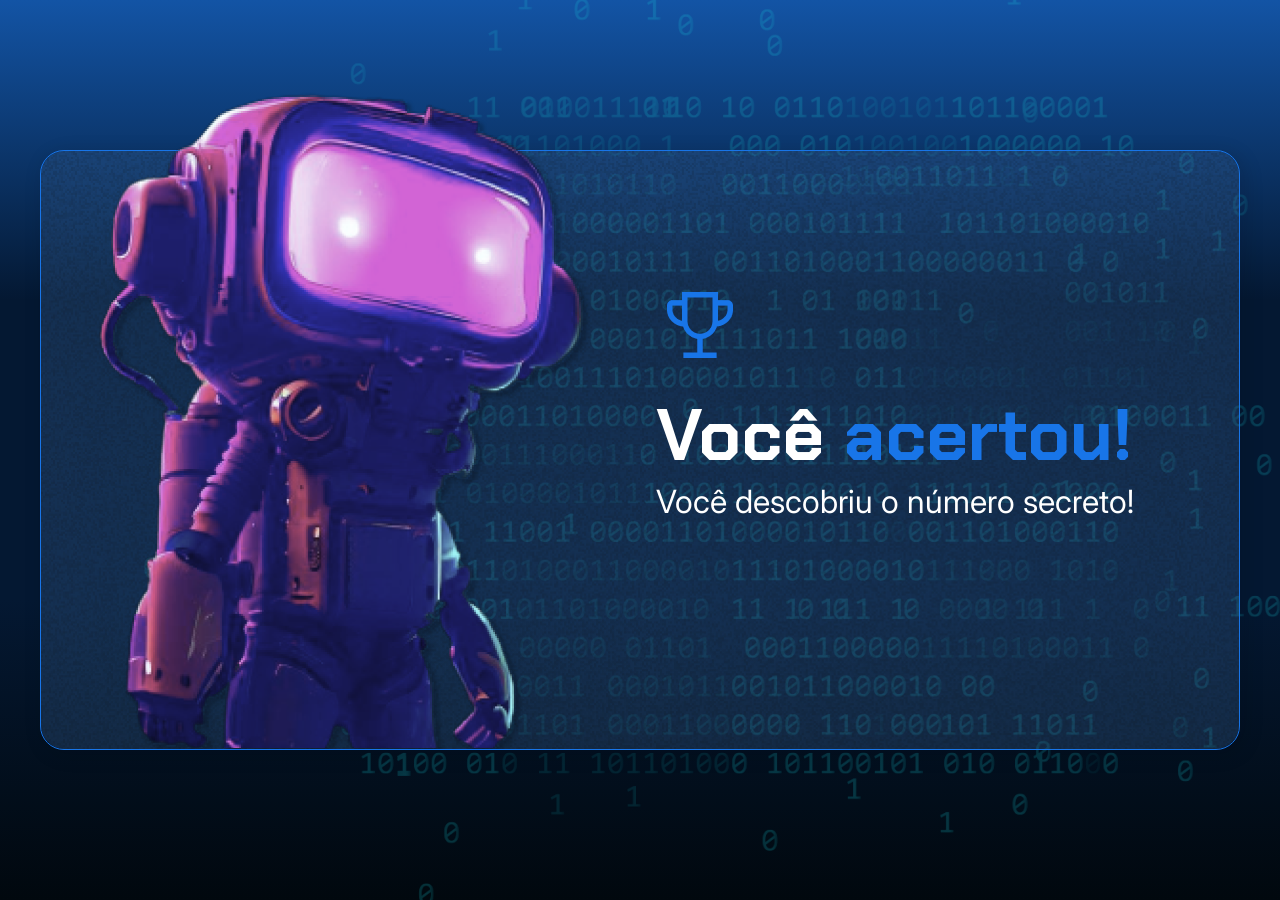
<file: primeiro e segundo curso/atividade pratica 1/index.html>
<!DOCTYPE html>
<html lang="en">

<head>
    <meta charset="UTF-8">
    <meta name="viewport" content="width=device-width, initial-scale=1.0">
    <link rel="preconnect" href="https://fonts.googleapis.com">
    <link rel="preconnect" href="https://fonts.gstatic.com" crossorigin>
    <link href="https://fonts.googleapis.com/css2?family=Chakra+Petch:wght@700&family=Inter:wght@400;700&display=swap"
        rel="stylesheet">
    <link rel="stylesheet" href="style.css">
    <title>JS Game</title>
</head>

<body>
    <div class="container">
        <div class="container__conteudo">
            <img src="./img/robot.png" alt="robô mergulhador" class="container__imagem-robo" />
            <div class="container__informacoes">
                <img src="./img/trophy.png" alt="ícone de um troféu" />
                 <div class="container__texto">
                    <h1>Você <span class="container__texto-azul">acertou!</span></h1>
                    <h2>Você descobriu o número secreto!</h2>
                </div>
            </div>
        </div>
    </div>
    <script src="app.js" defer></script>
</body>

</html>
</file>
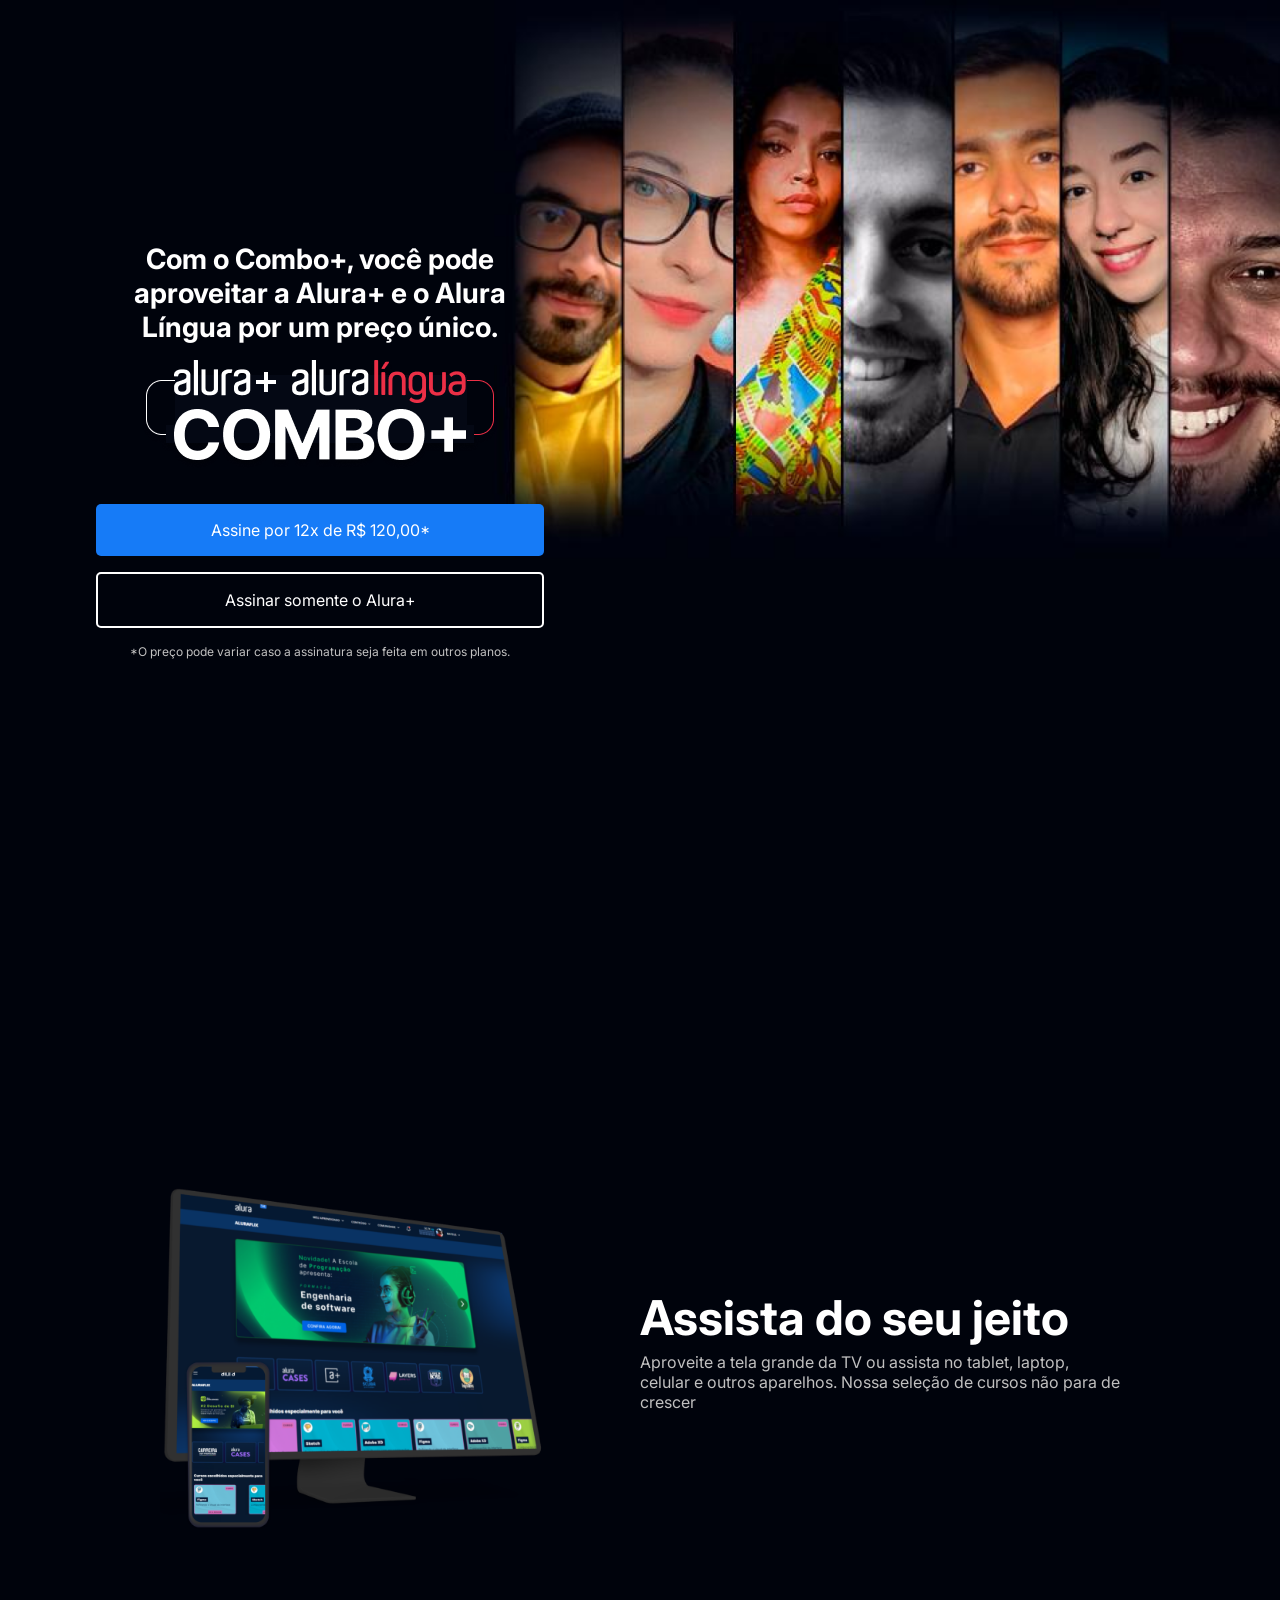
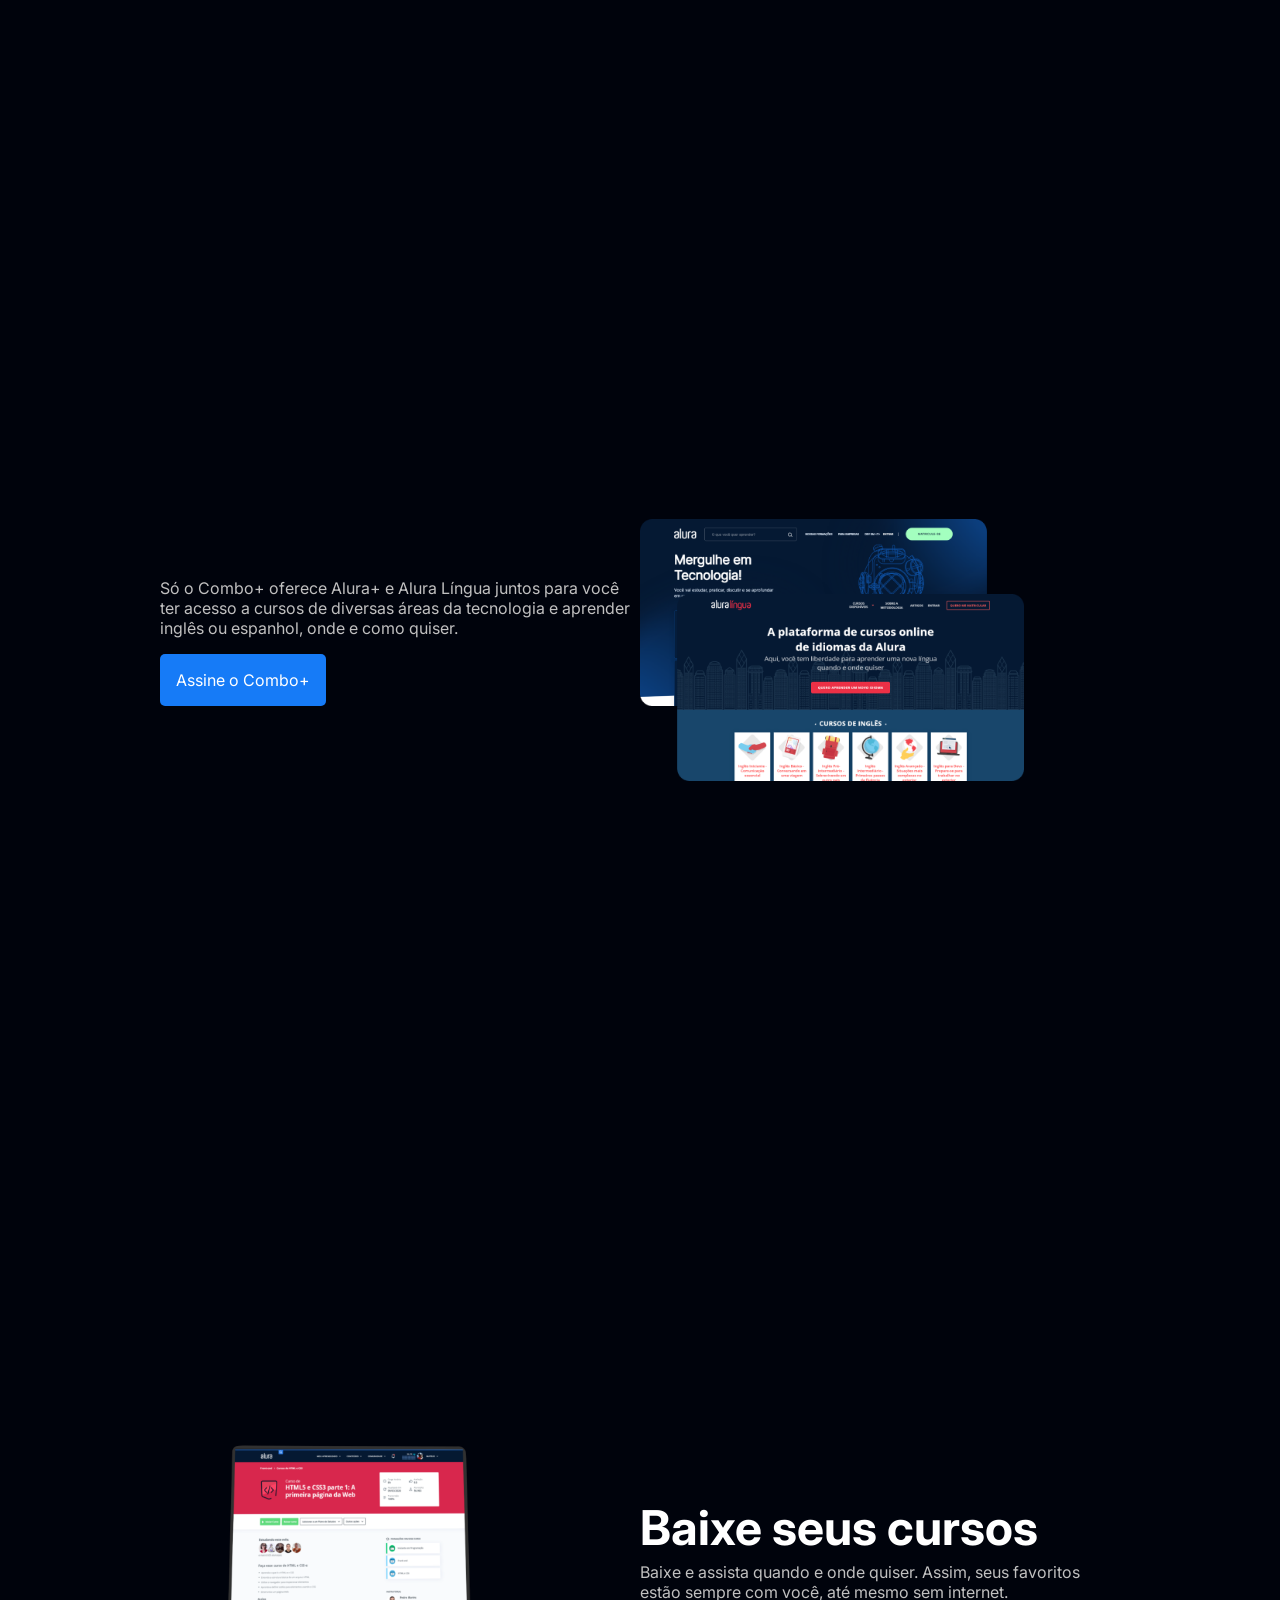
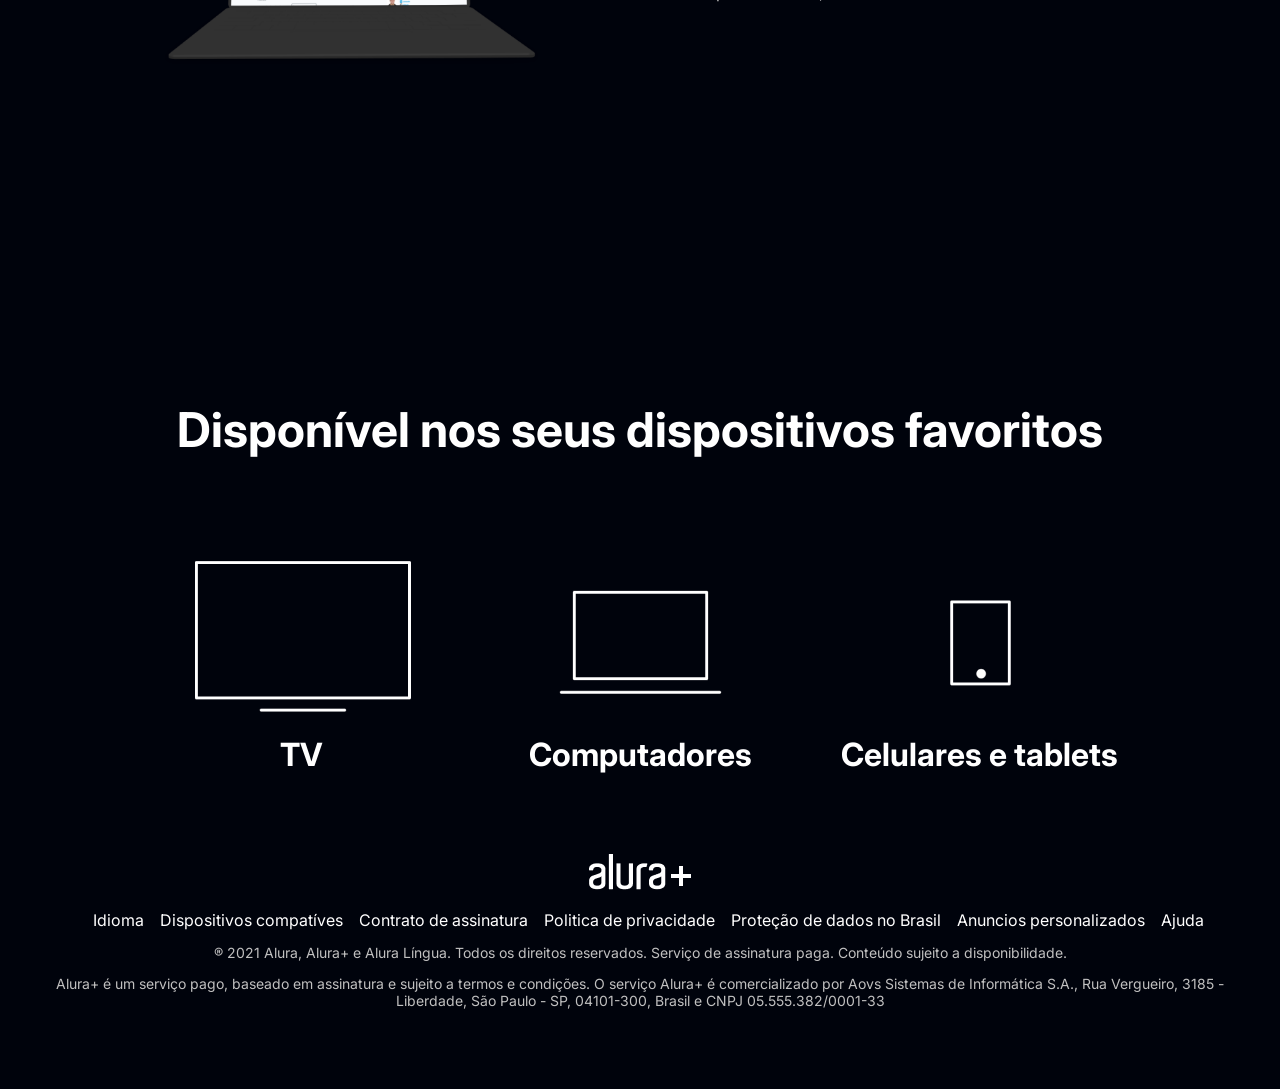
<file: segunda trilha/projeto alura+/index.html>
<!DOCTYPE html>
<html lang="pt-br">
<head>
    <meta charset="UTF-8">
    <meta name="viewport" content="width=device-width, initial-scale=1.0">
    <link rel="stylesheet" href="CSS/style.css">
    <title>Alura Plus</title>
</head>
    <body>
        <section class="container principal">
            <div class="container__caixa">
                <h1 class="container__titulo">Com o Combo+, você pode aproveitar a Alura+ e o Alura Língua por um preço único.</h1>
                <img src="img/Combo.png" alt="" class="container__imagem">
                <a href="www.alura.com.br" class="container__botao">Assine por 12x de R$ 120,00*</a>
                <a href="www.alura.com.br" class="container__botao botao_secundario">Assinar somente o Alura+</a>
                <p class="container__aviso">*O preço pode variar caso a assinatura seja feita em outros planos.</p>
            </div>
        </section>
        <section class="container secundario">
            <img src="img/Plataformas.png" alt="" class="secundario__imagem">
            <div class="container__descricao">
                <h1 class="descricao__titulo">Assista do seu jeito</h1>
                <p class="descricao__texto">Aproveite a tela grande da TV ou assista no tablet, laptop, celular e outros aparelhos. Nossa seleção de cursos não para de crescer</p>
            </div>
        </section>
        <section class="container secundario">
           <div class="container__descricao">
            <p class="descricao__texto">Só o Combo+ oferece Alura+ e Alura Língua juntos para você ter acesso a cursos de diversas áreas da tecnologia e aprender inglês ou espanhol, onde e como quiser.</p>
             <a href="www.alura.com.br" class="container__botao secundario__botao">Assine o Combo+</a>
           </div>
           <img src="img/Telas.png" alt="" class="secundario__imagem">
        </section>
        <section class="container secundario">
             <img src="img/Notebook.png" alt="" class="secundario__imagem">
            <div>
                <h1 class="descricao__titulo">Baixe seus cursos</h1>
                <p class="descricao__texto">Baixe e assista quando e onde quiser. Assim, seus favoritos estão sempre com você, até mesmo sem internet.</p>
            </div>
        </section>
        <section class="dispositivos">
            <h2 class="dispositivos__titulo">Disponível nos seus dispositivos favoritos</h2>
            <ul class="dispositivos__lista">
                <li>
                    <img src="img/tv.png" alt="">
                    <h3 class="lista__item">TV</h3>
                </li>
                <li>
                    <img src="img/computador.png" alt="">
                    <h3 class="lista__item">Computadores</h3>
                </li>
                <li>
                    <img src="img/celular.png" alt="">
                    <h3 class="lista__item">Celulares e tablets</h3>
                </li>
            </ul>
        </section>
        <footer class="rodape">
            <img src="img/Logo.png" alt="" class="rodape__logo">
            <ul class="rodape__lista">
                <li class="lista__link">
                    <a href="#">Idioma</a>
                </li>
                <li class="lista__link">
                    <a href="#">Dispositivos compatíves</a>
                </li>
                <li class="lista__link">
                    <a href="#">Contrato de assinatura</a>
                </li>
                <li class="lista__link">
                    <a href="#">Politica de privacidade</a>
                </li>
                <li class="lista__link">
                    <a href="#">Proteção de dados no Brasil</a>
                </li>
                <li class="lista__link">
                    <a href="#">Anuncios personalizados</a>
                </li>
                <li class="lista__link">
                    <a href="#">Ajuda</a>
                </li>
            </ul>
            <p class="rodape__texto">® 2021 Alura, Alura+ e Alura Língua. Todos os direitos reservados. Serviço de assinatura paga. Conteúdo sujeito a disponibilidade.</p>
            <p class="rodape__texto">Alura+ é um serviço pago, baseado em assinatura e sujeito a termos e condições. O serviço Alura+ é comercializado por Aovs Sistemas de Informática S.A., Rua Vergueiro, 3185 - Liberdade, São Paulo - SP, 04101-300, Brasil e CNPJ 05.555.382/0001-33</p>
        </footer>
    </body>
</html>
</file>
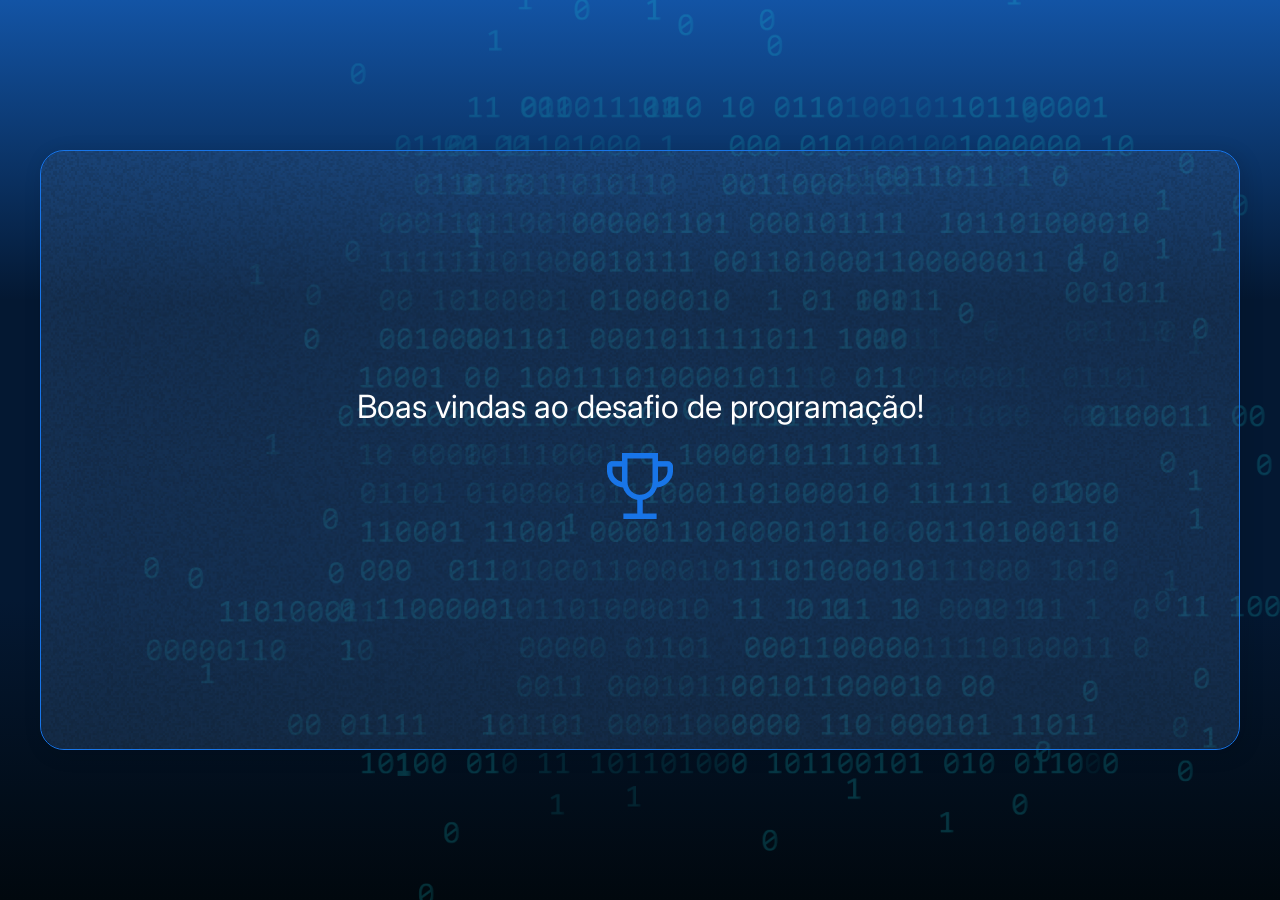
<file: primeiro e segundo curso/atividade 2 aula 3/logica-js-projeto_inicial/index.html>
<!DOCTYPE html>
<html lang="en">

<head>
    <meta charset="UTF-8">
    <meta name="viewport" content="width=device-width, initial-scale=1.0">
    <link rel="preconnect" href="https://fonts.googleapis.com">
    <link rel="preconnect" href="https://fonts.gstatic.com" crossorigin>
    <link href="https://fonts.googleapis.com/css2?family=Chakra+Petch:wght@700&family=Inter:wght@400;700&display=swap"
        rel="stylesheet">
    <link rel="stylesheet" href="style.css">
    <title>Desafio JS</title>
</head>

<body>
    <div class="container">
        <div class="container__conteudo">
            <div class="container__informacoes">
                <div class="container__texto">
                    <h2>Boas vindas ao desafio de programação!</h2>
                </div>
                <img src="./img/trophy.png" alt="ícone de um troféu" />
            </div>
        </div>
    </div>
    <script src="app.js" defer></script>
</body>

</html>
</file>
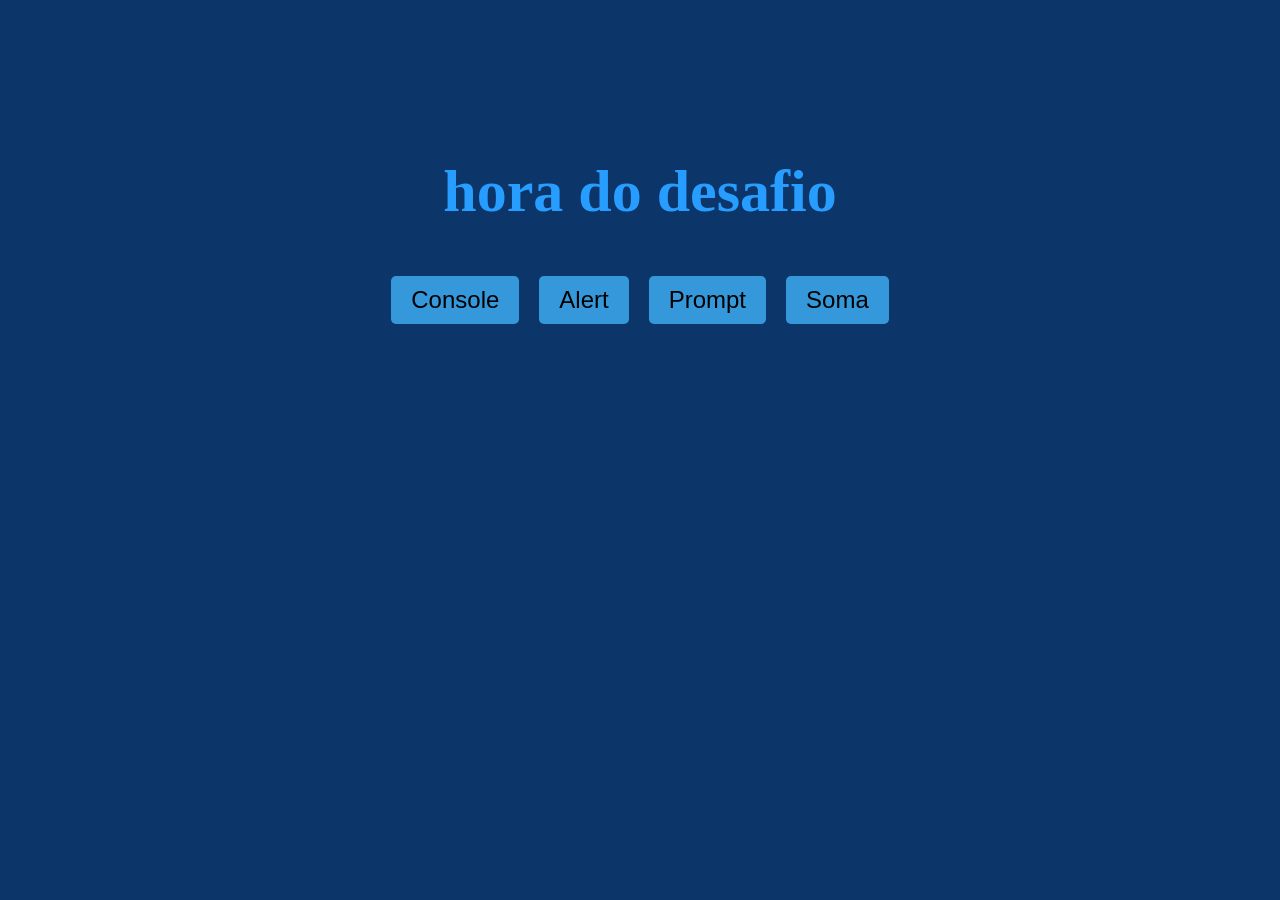
<file: primeiro e segundo curso/js-curso-2-desafio_1/js-curso-2-desafio_1/index.html>
<!DOCTYPE html>
<html lang="en">
<head>
    <meta charset="UTF-8">
    <meta name="viewport" content="width=device-width, initial-scale=1.0">
    <link rel="stylesheet" href="style.css">
    <title>Document</title>
</head>
<body>
    <header>
        <h1></h1>
    </header>
    <main class="container">
        <button onclick="clicarConsole()" class="button">Console</button>
        <button onclick="exibirAlert()" class="button">Alert</button>
        <button onclick="" class="button">Prompt</button>
        <button onclick="" class="button">Soma</button>
    </main>

      <script src="app.js"></script>
</body>
</html>
</file>
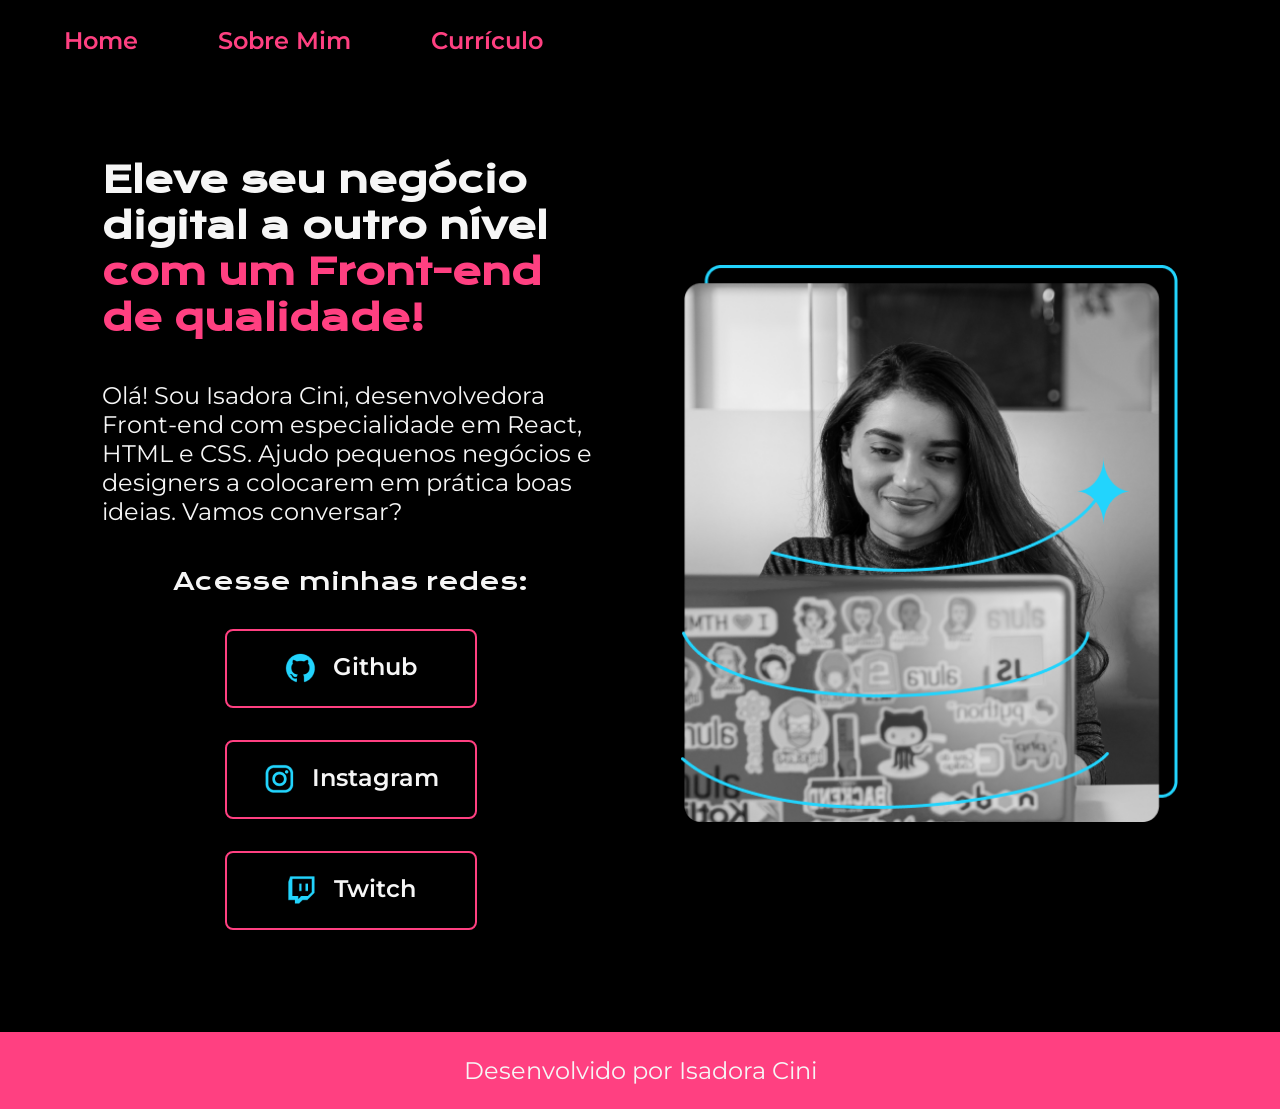
<file: segunda trilha/primeiro curso/portifolio/index.html>
<!DOCTYPE html>
<html lang="pt-br">
<head>
    <meta charset="UTF-8">
    <meta http-equiv="X-UA-Compatible" content="ie=edge">
    <meta name="viewport" content="width=device-width, initial-scale=1.0">
    <link rel="stylesheet" href="CSS/style.css">
    <title>Portfolio</title>
</head>
<body>
    <header class="cabecalho">
        <nav class="cabecalho__menu">
            <a class="cabecalho__menu__link" href="index.html">Home</a>
            <a class="cabecalho__menu__link" href="about.html">Sobre Mim</a>
             <a class="cabecalho__menu__link" href="curriculo.html">Currículo</a>
        </nav>    
    </header>
    <main class="apresentacao">
            <section class="apresentacao__conteudo">
            <h1 class="apresentacao__conteudo__titulo">Eleve seu negócio digital a outro nível <strong class="titulo-destaque">com um Front-end de qualidade!</strong></h1>
            <p class="apresentacao__conteudo__texto">Olá! Sou Isadora Cini, desenvolvedora Front-end com especialidade em React, HTML e CSS. Ajudo pequenos negócios e designers a colocarem em prática boas ideias. Vamos conversar?</p>
                <div class="apresentacao__links">
                    <h2 class="apresentacao__links__subtitulo">Acesse minhas redes:</h2>
                <a class="apresentacao__links__link" href="https://github.com/isa1512112010">
                   <img src="imgs/github.png" alt="">
                    Github
                </a>
                <a class="apresentacao__links__link" href="https://instagram.com/isacini_">
                    <img src="imgs/instagram.png" alt="">
                    Instagram
                </a>
                <a class="apresentacao__links__link" href="https://twitch.tv/isatagarela">
                    <img src="imgs/twitch.png" alt="">
                    Twitch
                </a>
                </div>
            </section>
        <img class="apresentacao__imagem" src="imgs/Imagem.png" alt="foto da Joana Santos programando">
    </main>
    <footer class="rodape">
        <p>Desenvolvido por Isadora Cini</p>
    </footer>
</body>
</html>
</file>
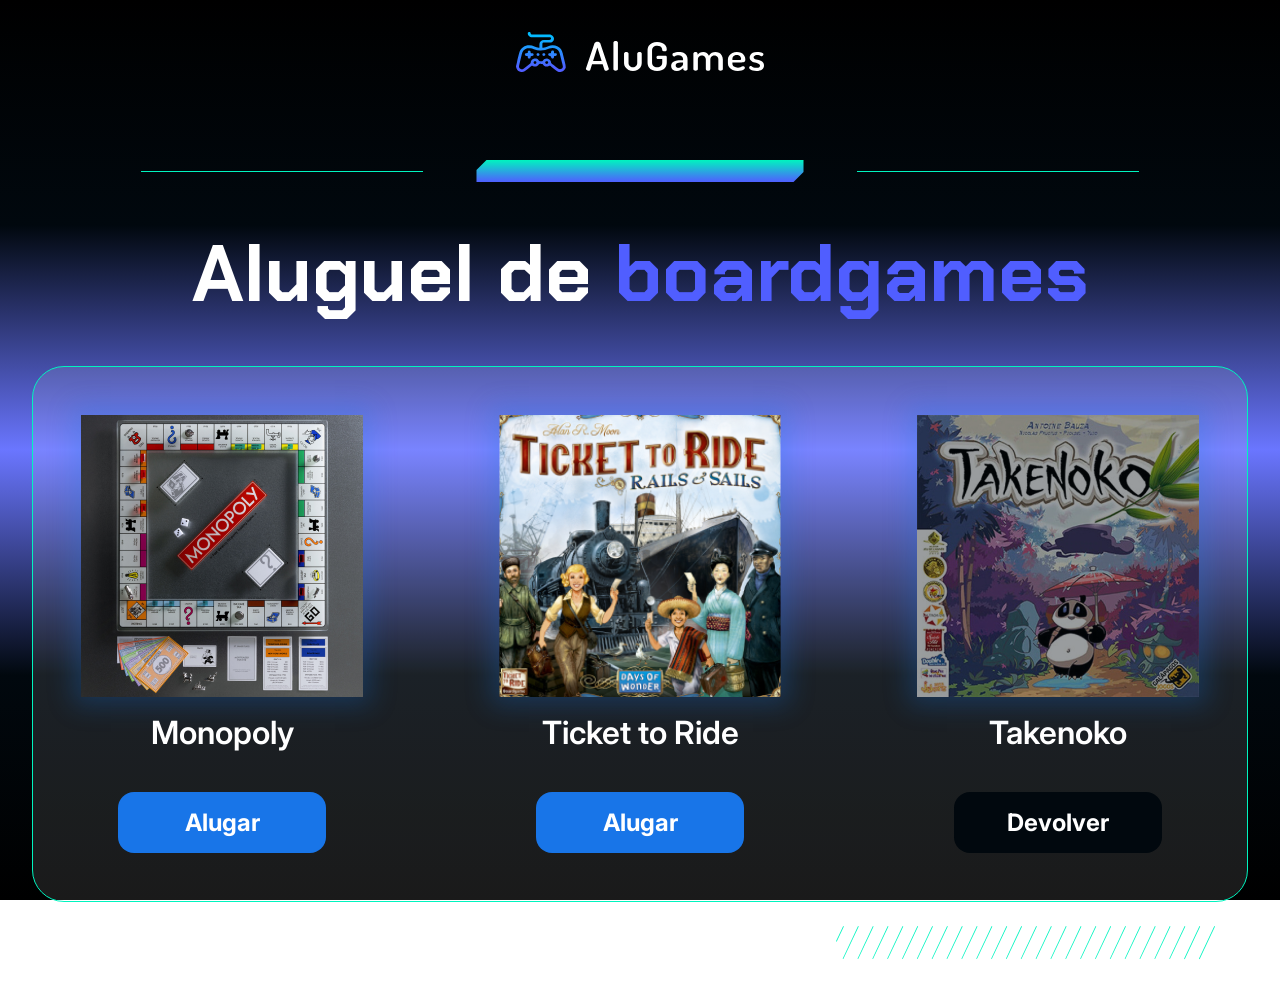
<file: terceiro curso/projetos do curso/3411-praticando-logica-projeto_inicial/alugames/index.html>
<!DOCTYPE html>
<html lang="en">

<head>
    <meta charset="UTF-8">
    <meta name="viewport" content="width=device-width, initial-scale=1.0">
    <title>AluGames</title>
    <link rel="stylesheet" href="css/main.css">
</head>

<body class="body">
    <main class="container main">
        <img src="img/logo.svg" alt="Logo AluGames">
        <section class="divisor">
            <div class="divisor__line"></div>
            <img src="img/fade_bar.svg" alt="Visual bar" class="divisor__bar">
            <div class="divisor__line"></div>
        </section>
        <h1 class="page-title">Aluguel de <span class="page-title__emphasis">boardgames</span></h1>
        <section class="dashboard">
            <ul class="dashboard__items">
                <li class="dashboard__items__item" id="game-1">
                    <div class="dashboard__item__img">
                        <img src="img/monopoly.png" alt="Capa jogo Monopoly">
                    </div>
                    <p class="dashboard__item__name">Monopoly</p>
                    <a onclick="alterarStatus(1)" href="#" class="dashboard__item__button">Alugar</a>
                </li>
                <li class="dashboard__items__item" id="game-2">
                    <div class="dashboard__item__img">
                        <img src="img/ticket_to_ride.png" alt="Capa jogo Ticket to Ride">
                    </div>
                    <p class="dashboard__item__name">Ticket to Ride</p>
                    <a onclick="alterarStatus(2)" href="#" class="dashboard__item__button">Alugar</a>
                </li>
                <li class="dashboard__items__item" id="game-3">
                    <div class="dashboard__item__img dashboard__item__img--rented">
                        <img src="img/takenoko.png" alt="Capa jogo Takenoko">
                    </div>
                    <p class="dashboard__item__name">Takenoko</p>
                    <a onclick="alterarStatus(3)" href="#" class="dashboard__item__button dashboard__item__button--return">Devolver</a>
                </li>
            </ul>
        </section>
        <img src="img/hachuras.svg" alt="Visual hachuras" class="hachuras">
    </main>

    <script src="js/app.js"></script>
</body>

</html>
</file>
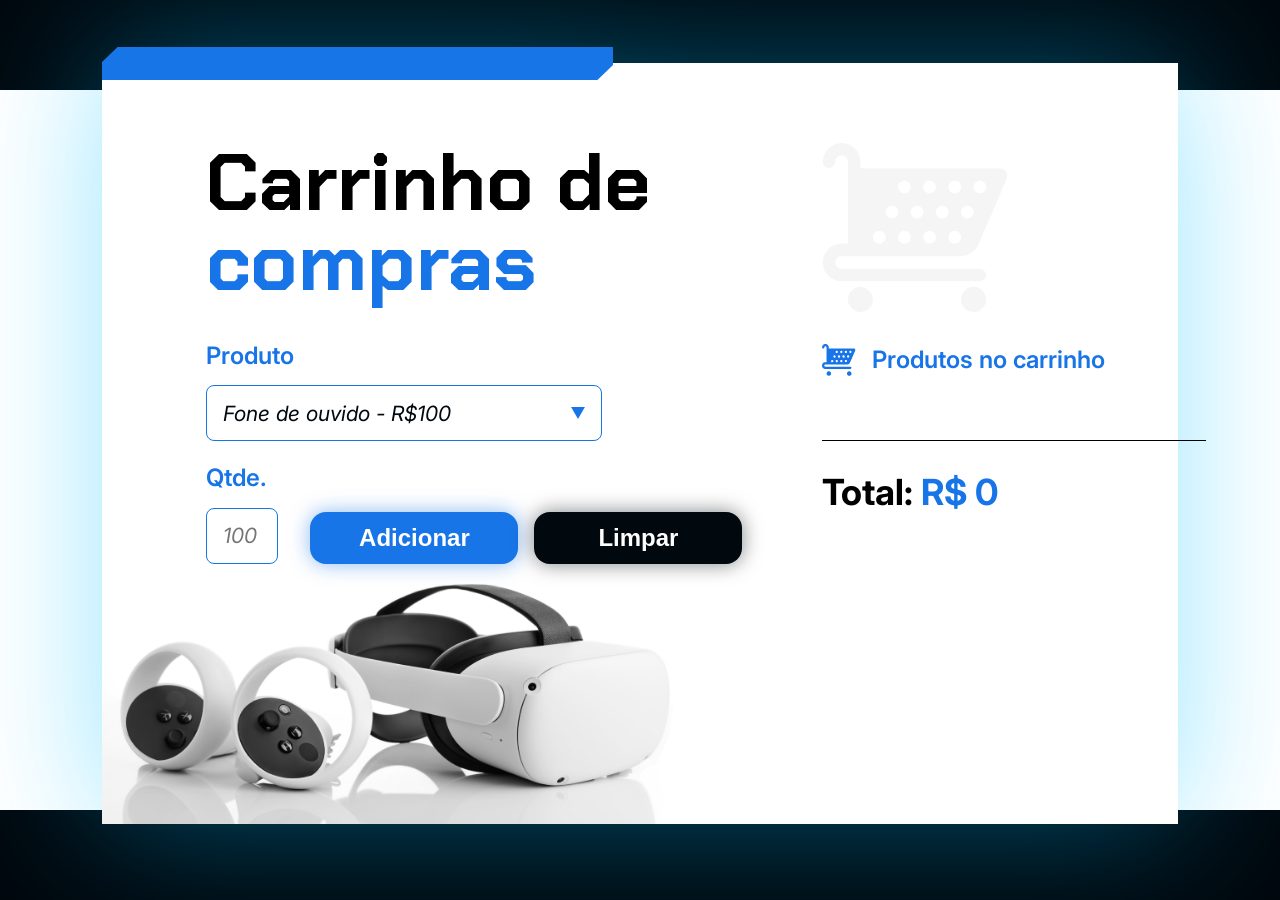
<file: terceiro curso/projetos do curso/3411-praticando-logica-projeto_inicial/carrinho-compras/index.html>
<!DOCTYPE html>
<html lang="en">

<head>
  <meta charset="UTF-8">
  <meta name="viewport" content="width=device-width, initial-scale=1.0">

  <link rel="preconnect" href="https://fonts.googleapis.com">
  <link rel="preconnect" href="https://fonts.gstatic.com" crossorigin>
  <link href="https://fonts.googleapis.com/css2?family=Chakra+Petch:wght@700&family=Inter:wght@400;600;700&display=swap"
    rel="stylesheet">
  <link rel="stylesheet" href="style.css">

  <title>Carrinho de compras</title>
</head>

<body>
  <main class="conteudo-principal">
    <div class="grafismo-azul"></div>
    <section class="adicionar-produto">
      <h1 class="titulo">
        Carrinho de <span class="texto-azul">compras</span>
      </h1>

      <form class="formulario">
        <label class="campo-grupo">
          <span class="texto-medio-azul">Produto</span>
          <select class="produto-input" name="produto" id="produto">
            <option value="Fone de ouvido - R$100">Fone de ouvido - R$100</option>
            <option value="Celular - R$1400">Celular - R$1400</option>
            <option value="Oculus VR - R$5000">Oculus VR - R$5000</option>
          </select>
          </div>
        </label>

        <section class="parte-inferior">
          <label class="campo-grupo">
            <span class="texto-medio-azul">Qtde.</span>
            <input class="quantidade-input" id="quantidade" type="number" placeholder="100">
          </label>

          <section class="botoes-wrapper">
            <button onclick="adicionar()" type="button" class="botao-form botao-adicionar">Adicionar</button>
            <button onclick="limpar()" type="button" class="botao-form botao-limpar">Limpar</button>
          </section>
        </section>
      </form>
    </section>
    <section class="carrinho">
      <img src="./assets/carrinho-cinza.svg" alt="Imagem de um carrinho de compras cinza">

      <div class="titulo-wrapper">
        <img src="./assets/icone-carrinho.svg" alt="ícone de carrinho">

        <h2 class="carrinho__titulo">Produtos no carrinho</h2>
      </div>

      <section class="carrinho__produtos" id="lista-produtos">
        <section class="carrinho__produtos__produto">
          <span class="texto-azul">1x</span> Celular <span class="texto-azul">R$1400</span>
        </section>
      </section>

      <div class="divisoria"></div>

      <p class="carrinho__total">
        Total: <span class="texto-azul" id="valor-total">R$1400</span>
      </p>
    </section>
  </main>

  <script src="js/app.js"></script>
</body>

</html>
</file>
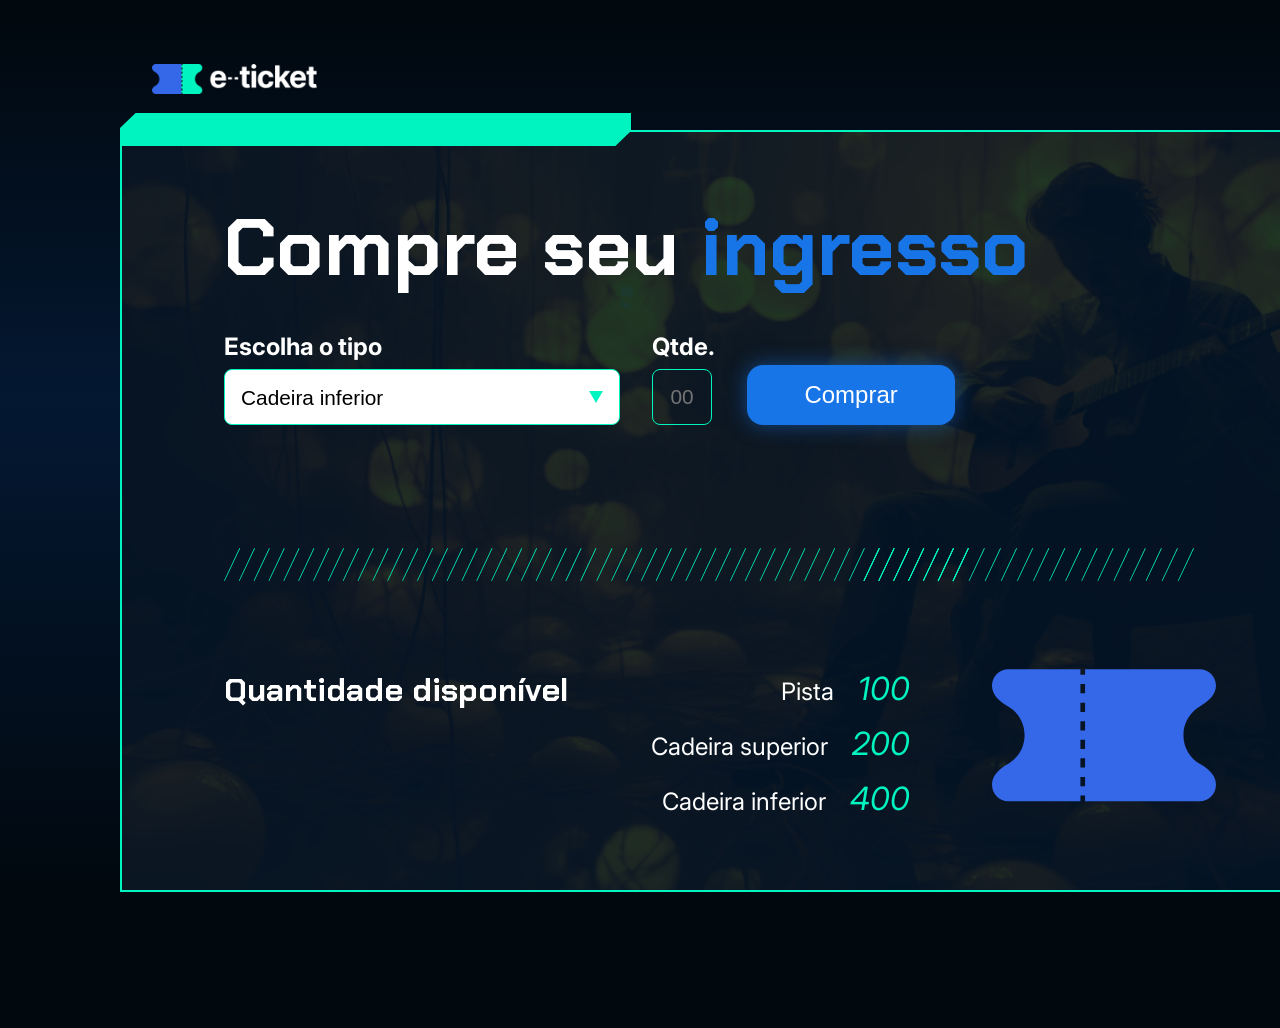
<file: terceiro curso/projetos do curso/3411-praticando-logica-projeto_inicial/ingresso/index.html>
<!DOCTYPE html>
<html lang="pt-BR">

<head>
    <meta charset="UTF-8">
    <meta name="viewport" content="width=device-width, initial-scale=1.0">
    <link rel="preconnect" href="https://fonts.googleapis.com">
    <link rel="preconnect" href="https://fonts.gstatic.com" crossorigin>
    <link href="https://fonts.googleapis.com/css2?family=Chakra+Petch:wght@700&family=Inter:wght@400;700&display=swap" rel="stylesheet">
    <link rel="stylesheet" href="./styles/_reset.css">
    <link rel="stylesheet" href="./styles/style.css">
    <title>e-Ticket</title>
</head>

<body>
    <header>
        <img class="logo" src="./assets/PNG/Logo e-tricket.png" alt="Logo">
    </header>
    <main class="container">

        <div class="grafismo"></div>
        <h1>Compre seu <span>ingresso</span></h1>
        <form action="">
            <label class="input-group">
                Escolha o tipo
                <select name="tipo-ingresso" id="tipo-ingresso">
                    <option value="inferior">Cadeira inferior</option>
                    <option value="superior">Cadeira superior</option>
                    <option value="pista">Pista</option>
                </select>
            </label>
            <label class="input-group">Qtde.
                <input type="number" id="qtd" placeholder="00" min="1" max="10">
            </label>
            <button onclick="comprar()" type="button">Comprar</button>
        </form>
        <img class="hachuras" src="./assets/SVG/Hachuras.svg" alt="">
        <section>
            <h2>Quantidade disponível</h2>

            <ul class="lista">
                <li>Pista<span id="qtd-pista">100</span></li>
                <li>Cadeira superior<span id="qtd-superior">200</span></li>
                <li>Cadeira inferior<span id="qtd-inferior">400</span></li>
                
            </ul>
            <img src="./assets/Ingresso.svg" alt="">
        </section>
    </main>

    <script src="js/app.js"></script>
</body>

</html>
</file>
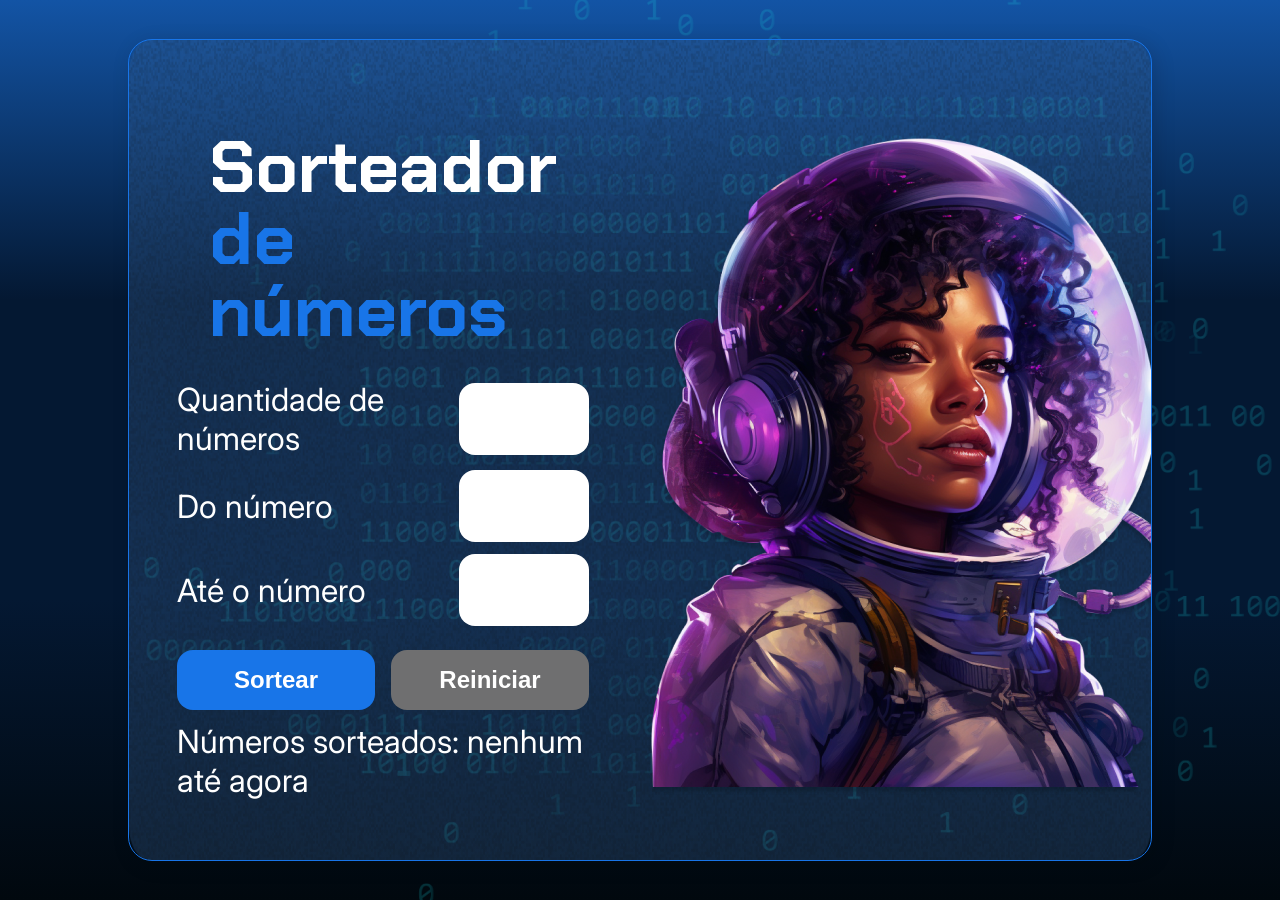
<file: terceiro curso/projetos do curso/3411-praticando-logica-projeto_inicial/sorteador-numeros/index.html>
<!DOCTYPE html>
<html lang="pt-br">

<head>
    <meta charset="UTF-8">
    <meta name="viewport" content="width=device-width, initial-scale=1.0">
    <link rel="preconnect" href="https://fonts.googleapis.com">
    <link rel="preconnect" href="https://fonts.gstatic.com" crossorigin>
    <link href="https://fonts.googleapis.com/css2?family=Chakra+Petch:wght@700&family=Inter:wght@400;700&display=swap" rel="stylesheet">
    <link rel="stylesheet" href="style.css">
    <title>Sorteador de números</title>
</head>

<body>
    <div class="container">
        <div class="container__conteudo">
            <div class="container__informacoes">
                <div class="container__texto">
                    <h1>Sorteador<span class="container__texto-azul"> de números</span></h1>

                    <div class="container__campo">
                        <label class="texto__paragrafo">Quantidade de números</label>
                        <input class="container__input" id="quantidade" type="number" min="1">
                    </div>
                    
                    <div class="container__campo">
                        <label class="texto__paragrafo">Do número</label>
                        <input class="container__input" id="de" type="number" min="1">
                    </div>
                    
                    <div class="container__campo">
                        <label class="texto__paragrafo">Até o número</label>
                        <input class="container__input" id="ate" type="number" min="1">
                    </div>
                </div>
                
                <div class="chute container__botoes">
                    <button onclick="sortear()" id="btn-sortear" class="container__botao">Sortear</button>
                    <button onclick="reiniciar()" id="btn-reiniciar" class="container__botao-desabilitado" >Reiniciar</button>
                </div>

                <div class="container__texto" id="resultado">
                    <label class="texto__paragrafo">Números sorteados:  nenhum até agora</label>
                </div>
            </div>

            <img src="./img/ia.png" alt="Uma pessoa com capacete de astronauta" class="container__imagem-pessoa" />
        </div>
    </div>

    <script src="app.js" defer></script>
</body>

</html>
</file>
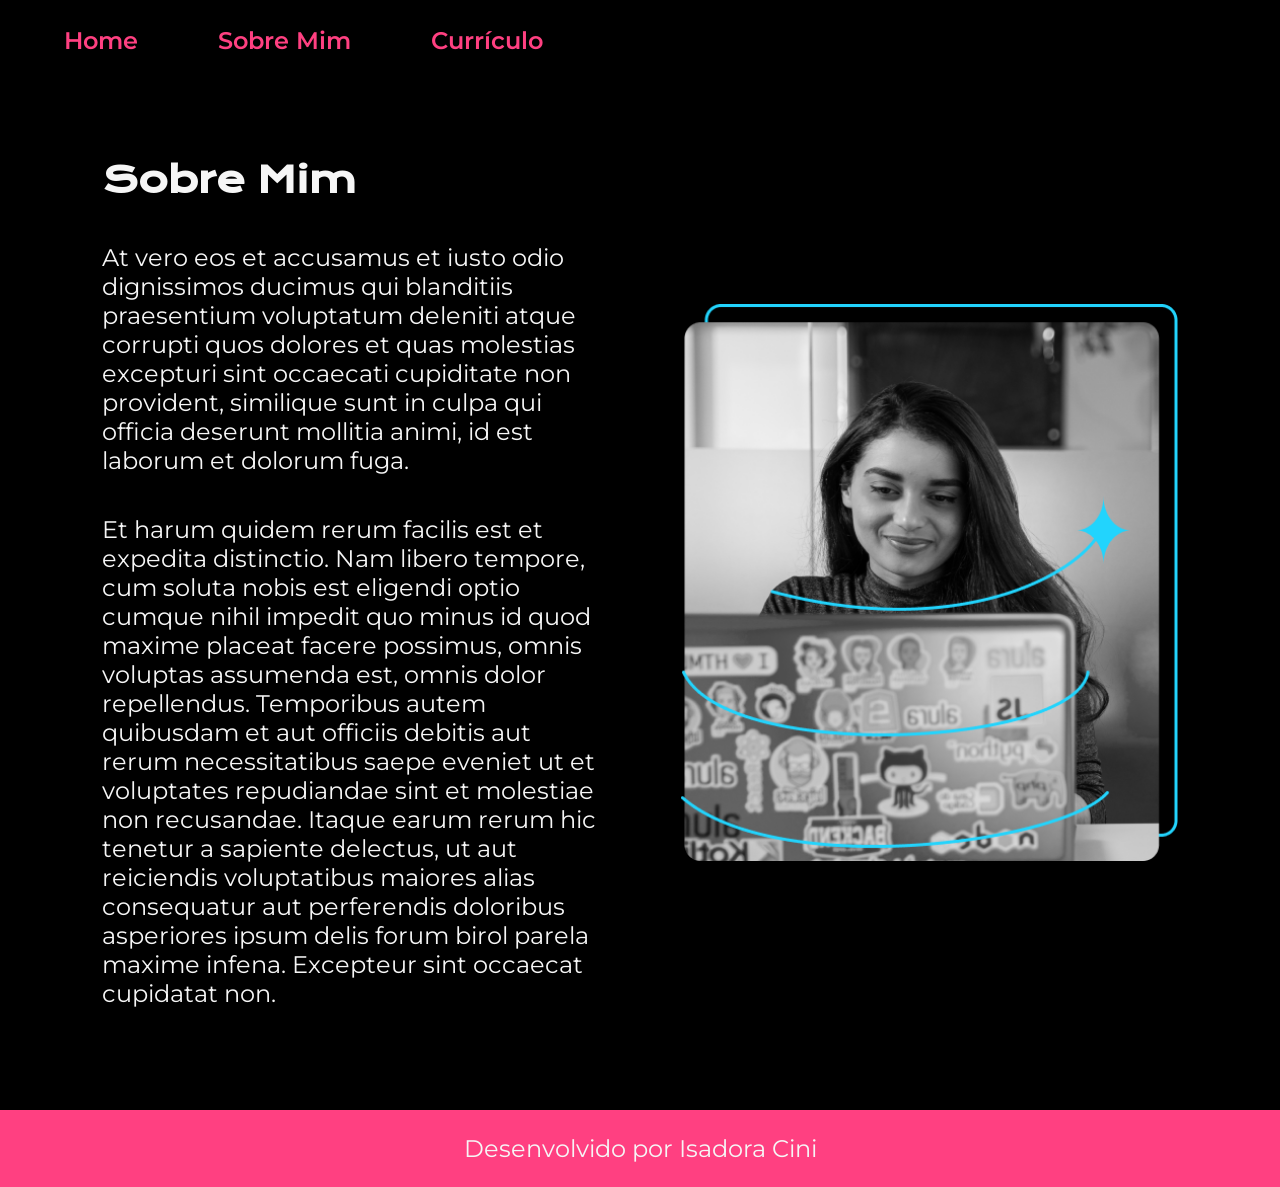
<file: segunda trilha/primeiro curso/portifolio/about.html>
<!DOCTYPE html>
<html lang="pt-br">
<head>
    <meta charset="UTF-8">
    <meta name="viewport" content="width=device-width, initial-scale=1.0">
    <link rel="stylesheet" href="CSS/style.css">
    <title>Sobre Mim</title>
</head>
<body>
    <header class="cabecalho">
       <nav class="cabecalho__menu">
            <a class="cabecalho__menu__link" href="index.html">Home</a>
            <a class="cabecalho__menu__link" href="about.html">Sobre Mim</a>
             <a class="cabecalho__menu__link" href="curriculo.html">Currículo</a>
        </nav>  
    </header>
    <main class="apresentacao">
        <section class="apresentacao__conteudo">
        <h1 class="apresentacao__conteudo__titulo">Sobre Mim</h1>
        <p class="apresentacao__conteudo__texto">At vero eos et accusamus et iusto odio dignissimos ducimus qui blanditiis praesentium voluptatum deleniti atque corrupti quos dolores et quas molestias excepturi sint occaecati cupiditate non provident, similique sunt in culpa qui officia deserunt mollitia animi, id est laborum et dolorum fuga.</p>
        <p class="apresentacao__conteudo__texto">Et harum quidem rerum facilis est et expedita distinctio. Nam libero tempore, cum soluta nobis est eligendi optio cumque nihil impedit quo minus id quod maxime placeat facere possimus, omnis voluptas assumenda est, omnis dolor repellendus. Temporibus autem quibusdam et aut officiis debitis aut rerum necessitatibus saepe eveniet ut et voluptates repudiandae sint et molestiae non recusandae. Itaque earum rerum hic tenetur a sapiente delectus, ut aut reiciendis voluptatibus maiores alias consequatur aut perferendis doloribus asperiores ipsum delis forum birol parela maxime infena. Excepteur sint occaecat cupidatat non. </p>
        </section>
         <img class="apresentacao__imagem" src="imgs/Imagem.png" alt="">
    </main>
     <footer class="rodape">
        <p>Desenvolvido por Isadora Cini</p>
    </footer>
</body>
</html>
</file>
<file: primeiro e segundo curso/atividade pratica 1/style.css>
* {
    box-sizing: border-box;
    margin: 0;
    padding: 0;
    color: white;
}

body {
    background: linear-gradient(#1354A5 0%, #041832 33.33%, #041832 66.67%, #01080E 100%);
    height: 100vh;
    display: flex;
    align-items: center;
    justify-content: center;
}


body::before {
    background-image: url("img/code.png");
    background-repeat: no-repeat;
    background-position: right;
    content: "";
    display: block;
    position: absolute;
    width: 100%;
    height: 100%;
    opacity: 0.4;
}

.container {
    width: 1200px;
    height: 600px;
    display: flex;
    align-items: center;
    justify-content: space-between;
    border-radius: 24px;
    border: 1px solid #1875E8;
    box-shadow: 4px 4px 20px 0px rgba(1, 8, 14, 0.15);
    background-image: url("img/Ruido.png");
    background-size: 100% 100%;
    position: relative;
}

.container__conteudo {
    display: flex;
    align-items: center;
    position: absolute;
    bottom: 0;
}

.container__informacoes {
    flex: 1;
    padding: 20px;
}

.container__botao {
    border-radius: 16px;
    background: #1875E8;
    padding: 16px 24px;
    width: 100%;
    font-size: 24px;
    font-weight: 700;
    border: none;
    margin-top: 16px;
}

.container__texto {
    margin: 16px 0 16px 0;
}

.container__texto-azul {
    color: #1875E8;
}

h1 {
    font-family: 'Chakra Petch', sans-serif;
    font-size: 72px;
}

h2,
p,
button {
    font-family: 'Inter', sans-serif;
}

h2 {
    font-size: 32px;
    font-weight: 400;
}
</file>
<file: segunda trilha/projeto alura+/CSS/style.css>
@import url('https://fonts.googleapis.com/css2?family=Inter:ital,opsz,wght@0,14..32,100..900;1,14..32,100..900&display=swap');

:root{
    --cor-branca: #FFFFFF;
    --cinza-secundario: #C0C0C0;
    --cor-fundo: #00030C;
    --cor-botao: #167BF7;
    --cor-destaque: #EC2F46;
    --fonte-principal: "Inter", sans-serif;
    --efeito-botao: #519cf9;
}

body {
    color: var(--cor-branca);
    background-color: var(--cor-fundo);
    font-family: var(--fonte-principal);
    font-size: 16px;
    font-weight: 400;
}

* {
    margin: 0;
    padding: 0;
}

.principal {
    background-image: url("Background.png");
    background-repeat: no-repeat;
    background-size: contain;
    align-items: center;
    text-align: center;

}

.container {
    height: 100vh;
    display: grid;
    grid-template-columns: 50% 50%;

}

.container__botao {
    background-color: var(--cor-botao);
    border-radius: 5px;
    padding: 1em;
    text-decoration: none;
    color: var(--cor-branca);
    display:block;
    margin-bottom: 1em;
}

.botao_secundario {
    background-color: transparent;
    border: 2px solid var(--cor-branca);
}

.container__aviso {
    font-size: 12px;
    color: var(--cinza-secundario);
}

.container__titulo {
    font-size: 28px;
    font-weight: 700;
}

.container__imagem {
    margin: 1em 0 2em 0;

}

.container__caixa {
    margin: 0 6em;
}

.secundario {
    align-items: center;
     margin: 0 10em;
}

.secundario__imagem {
    width: 80%;
   
}

.descricao__titulo{
    font-weight: 700;
    font-size: 48px;
    font-family: var(--fonte-principal);
    color: var(--cor-branca);
    margin-bottom: 0.1em;
}

.descricao__texto {
    color: var(--cinza-secundario);
}

.secundario__botao {
    display: inline-block;
    margin-top: 1em;
}

.dispositivos__lista {
    display:flex ;
    justify-content: center;
    list-style-type: none;
    margin: 5em 0;
}

.dispositivos {
    text-align: center;
}

.lista__item {
    font-size: 32px;
    color: var(--cor-branca);
}

.dispositivos__titulo {
    font-size: 48px;
    color: var(--cor-branca);
}

.rodape {
    text-align: center;
    margin: 5em 3em;
}

.rodape__lista {
    display: flex;
    justify-content: center;
    list-style-type: none;
    margin-top: 1em;
}

.lista__link a{
    text-decoration: none;
    color: var(--cor-branca);
    margin-left: 1em;
}

.rodape__texto {
    margin: 1em 0;
    color: var(--cinza-secundario);
    font-size: 14px;
}

.lista__link a:hover {
    color: var(--cor-botao);
}

.lista__link a:active {
    color: purple;
}

.container__botao:hover {
    color: var(--efeito-botao);
}
</file>
<file: primeiro e segundo curso/atividade 2 aula 3/logica-js-projeto_inicial/style.css>
* {
    box-sizing: border-box;
    margin: 0;
    padding: 0;
    color: white;
}

body {
    background: linear-gradient(#1354A5 0%, #041832 33.33%, #041832 66.67%, #01080E 100%);
    height: 100vh;
    display: flex;
    align-items: center;
    justify-content: center;
}


body::before {
    background-image: url("img/code.png");
    background-repeat: no-repeat;
    background-position: right;
    content: "";
    display: block;
    position: absolute;
    width: 100%;
    height: 100%;
    opacity: 0.4;
}

.container {
    width: 1200px;
    height: 600px;
    display: flex;
    align-items: center;
    justify-content: space-between;
    border-radius: 24px;
    border: 1px solid #1875E8;
    box-shadow: 4px 4px 20px 0px rgba(1, 8, 14, 0.15);
    background-image: url("img/Ruido.png");
    background-size: 100% 100%;
    position: relative;
}

.container__conteudo {
    display: flex;
    align-items: center;
    justify-content: center;
    height: 100%; 
    width: 100%; 
}

.container__informacoes {
    display: flex;
    align-items: center;
    justify-content: center;
    flex-direction: column;
}

.container__botao {
    border-radius: 16px;
    background: #1875E8;
    padding: 16px 24px;
    width: 100%;
    font-size: 24px;
    font-weight: 700;
    border: none;
    margin-top: 16px;
}

.container__texto {
    margin: 16px 0 16px 0;
}

.container__texto-azul {
    color: #1875E8;
}

h1 {
    font-family: 'Chakra Petch', sans-serif;
    font-size: 72px;
}

h2,
p,
button {
    font-family: 'Inter', sans-serif;
}

h2 {
    font-size: 32px;
    font-weight: 400;
}
</file>
<file: primeiro e segundo curso/js-curso-2-desafio_1/js-curso-2-desafio_1/style.css>
header {
  text-align: center;
  font-size: 30px;
  color: #279EFF;
}

main, html {
  margin: 0;
  padding: 0;
  height: 50%;
  display: flex;
  justify-content: center;
  align-items: center;
  background-color: #0C356A;
}

.container {
  text-align: center;
  color: #279EFF;
}

.button {
  padding: 10px 20px;
  margin: 10px;
  font-size: 24px;
  border: none;
  background-color: #3498db;
  cursor: pointer;
  border-radius: 5px;
}

.button:hover {
  background-color: #2980b9;
}
</file>
<file: segunda trilha/primeiro curso/portifolio/CSS/style.css>
@import url('https://fonts.googleapis.com/css2?family=Krona+One&display=swap');
@import url('https://fonts.googleapis.com/css2?family=Montserrat:ital,wght@0,100..900;1,100..900&display=swap');

:root {
    --cor-fundo: #000000;
    --cor-texto: #f6f6f6;
    --cor-destaque: #FF4081;
    --cor-hover: #272727;

    --fonte-principal: "Krona One", sans-serif;
    --fonte-secundária: "Montserrat", sans-serif;
}

*{
    margin: 0;
    padding: 0;
}

body {
    
    background-color: var(--cor-fundo);
    color: var(--cor-texto);
}

.cabecalho {
    padding: 2% 0% 0% 5%;
}

.cabecalho__menu {
    display: flex;
    gap: 80px;
}

.cabecalho__menu__link {
    font-family: var(--fonte-secundária);
    font-weight: 600;
    font-size: 1.5rem;
    color: var(--cor-destaque);
    text-decoration: none;
}

.titulo-destaque {
    color: var(--cor-destaque);
}

.apresentacao {
    display: flex;
    align-items: center;
    justify-content: space-between;
    padding: 8%;
    gap: 82px
}

.apresentacao__conteudo {
    width: 50%;
    display: flex;
    flex-direction: column;
    gap: 40px;
}

.apresentacao__conteudo__titulo {
    font-size: 2.25rem;
    font-family: var(--fonte-principal);
}

.apresentacao__conteudo__texto {
    font-size: 1.5rem;
    font-family: var(--fonte-secundária);
}

.apresentacao__links {
    display: flex;
    flex-direction: column;
    align-items: center;
    justify-content: space-between;
    gap: 32px;
}

.apresentacao__links__subtitulo {
    font-family: var(--fonte-principal);
    font-weight: 400;
    font-size: 1.5rem;
}

.apresentacao__links__link {
    display: flex;
    justify-content: center;
    gap: 16px;
    border: 2px solid var(--cor-destaque);
    width: 50%;
    text-align: center;
    border-radius: 8px;
    font-size: 1.5rem;
    font-family: var(--fonte-secundária);
    font-weight: 600;
    padding: 21.5px 0px;
    text-decoration: none;
    color: var(--cor-texto);
}

.apresentacao__links__link:hover {
    background-color: #272727;
}

.apresentacao__imagem {
    width: 50%;
}

.rodape {
    padding: 24px;
    color: var(--cor-texto);
    background-color: var(--cor-destaque);
    text-align: center;
    font-family:  var(--fonte-secundária);
    font-size: 1.5rem;
    font-weight: 400;
}

@media (max-width: 1200px) {

    .cabecalho {
        padding: 10%;
    }

    .cabecalho__menu {
        justify-content: center;
    }

    .apresentacao{
        flex-direction: column-reverse;
    }
}

.apresentacao__conteudo__texto a{
    text-decoration: none;
    color: var(--cor-destaque);
}
</file>
<file: terceiro curso/projetos do curso/3411-praticando-logica-projeto_inicial/alugames/css/main.css>
@import url(_reset.css);
@import url('https://fonts.googleapis.com/css2?family=Chakra+Petch:wght@700&family=Inter:wght@600;700&display=swap');

.body {
    color: #FFFFFF;

    min-height: 100vh;

    background: rgb(0, 0, 0);
    background: linear-gradient(to bottom, rgba(0, 0, 0, 1) 0%, rgba(1, 8, 14, 1) 25%, rgba(80, 94, 255, 0.85) 50%, rgba(1, 8, 14, 1) 75%, rgba(0, 0, 0, 1) 100%);
    background-repeat: no-repeat;
    background-attachment: fixed;

    display: flex;
    flex-direction: column;
    justify-content: center;

    padding: 2rem;
}

@media screen and (min-width: 1440px) {
    .body {
        padding: 2rem calc((100vw - 1086px)/2);
    }
}

.main {
    display: flex;
    flex-direction: column;
    align-items: center;
}

.divisor {
    display: flex;
    gap: 53px;
    align-items: center;

    margin: 88px 0px 40px;
}

.divisor__line {
    height: 1px;
    width: 282px;
    background-color: #00F4BF;
}

.page-title {
    font-family: 'Chakra Petch', sans-serif;
    font-weight: 700;
    font-size: 5rem;

    margin-bottom: 2.5rem;
}

.page-title__emphasis {
    color: #505EFF;
}

.dashboard {
    background-color: rgba(255, 255, 255, 0.1);

    border-radius: 2rem;
    border-width: 1px;
    border-style: solid;
    border-color: #00F4BF;

    padding: 3rem;
    width: 100%;
}

.dashboard__items {
    display: flex;
    justify-content: space-between;
}

.dashboard__items__item {
    display: flex;
    flex-direction: column;
    align-items: center;
    justify-content: flex-start;

    font-family: 'Inter', sans-serif;
}

.dashboard__item__img {
    box-shadow: 0px 0px 24px 8px rgba(24, 118, 232, 0.25);

    margin-bottom: 1rem;
}

.dashboard__item__img--rented {
    position: relative;
}

.dashboard__item__img--rented::after {
    content: "";
    display: block;
    width: 100%;
    height: 100%;

    position: absolute;
    top: 0;
    
    background-color: rgba(1, 8, 14, 0.4);
}

.dashboard__item__name {
    font-weight: 600;
    font-size: 2rem;

    margin-bottom: 2.5rem;
}

.dashboard__item__button {
    display: flex;
    justify-content: center;

    font-weight: 700;
    font-size: 1.5rem;

    padding: 1rem 1.5rem;
    min-width: 13rem;

    border-radius: 1rem;

    background-color: #1875E8;
}

.dashboard__item__button--return {
    background-color: #01080E;
}

.hachuras {
    margin-top: 1.5rem;
    margin-right: 33px;
    align-self: flex-end;
}
</file>
<file: terceiro curso/projetos do curso/3411-praticando-logica-projeto_inicial/carrinho-compras/style.css>
* {
  margin: 0;
  padding: 0;
  box-sizing: border-box;
}

body {
  min-height: 100vh;
  height: auto;
  background: linear-gradient(to bottom,
      #01080E 10%,
      #FFF 10%,
      #FFF 90%,
      #01080E 90%);
  padding: 7vh 8vw 5vh;
  font-family: 'Inter', sans-serif;
  font-size: 16px;
}

button {
  background: inherit;
  color: inherit;
  border: 0;
}

select {
  appearance: none;
}

input[type="number"]::-webkit-outer-spin-button,
input[type="number"]::-webkit-inner-spin-button {
    -webkit-appearance: none;
    margin: 0;
}

input[type="number"] {
    appearance: textfield;
}

.texto-medio-azul {
  color: var(--Light-Blue, #1875E8);
  font-size: 1.5rem;
  font-style: normal;
  font-weight: 600;
  line-height: 110%; /* 1.65rem */
}

.conteudo-principal {
  filter: drop-shadow(0px 0px 70px rgba(2, 189, 255, 0.40));
  min-height: 100%;
  padding: 5rem 6.5rem;
  
  display: grid;
  grid-template-columns: 1.375fr 1fr;
  column-gap: 5rem;

  background: white url('./assets/oculos.png') no-repeat bottom left;
  background-size: auto 40%;

  position: relative;
  background-position: left bottom -40px;
}

.grafismo-azul {
  position: absolute;
  width: 31.9375rem;
  height: 2.0625rem;
  background-image: url('./assets/grafismo-azul.svg');
  top: -1rem;
}

.titulo {
  font-family: 'Chakra Petch', sans-serif;
  font-size: 5rem;
  font-style: normal;
  font-weight: 700;
  line-height: 100%;
  margin-bottom: 2.5rem;
}

.texto-azul {
  color: #1875E8;
}

.formulario {
  display: flex;
  flex-direction: column;
  align-items: flex-start;
  gap: 1.5rem;
}

.formulario .campo-grupo {
  display: flex;
  flex-direction: column;
  align-items: flex-start;
  gap: 1rem;
}

.produto-input {
  width: 24.75rem;
  height: 3.5rem;
  padding: 1rem;
  border-radius: 0.5rem;
  border: 1px solid var(--Light-Blue, #1875E8);

  color: var(--Void, #01080E);
  font-family: Inter;
  font-size: 1.3125rem;
  font-style: italic;
  font-weight: 400;
  line-height: 110%;
  
  background: url('./assets/arrow-down.svg') no-repeat right 1rem top 50%;
}

.dropdown {
  width: 3.375rem;
  height: 3.5rem;
  padding: 1rem;
  justify-content: center;
  align-items: center;
  gap: 0.625rem;
  border-radius: 0rem 0.5rem 0.5rem 0rem;
  border: 1px solid var(--Light-Blue, #1875E8);
  cursor: pointer;
}

.formulario > .parte-inferior {
  display: flex;
  align-items: flex-end;
  gap: 2rem;
}

.quantidade-input {
  display: flex;
  height: 3.5rem;
  padding: 1rem;
  width: 4.5rem;
  border-radius: 0.5rem;
  border: 1px solid var(--Light-Blue, #1875E8);

  color: var(--Void, #01080E);
  font-family: Inter;
  font-size: 1.3125rem;
  font-style: italic;
  font-weight: 400;
  line-height: 110%;
}

.botoes-wrapper {
  display: flex;
  align-items: flex-end;
  gap: 1rem;
}

.botao-form {
  display: flex;
  flex-direction: column;
  justify-content: center;
  align-items: center;
  width: 13rem;
  height: 3.25rem;
  padding: 1rem 1.5rem;
  gap: 0.625rem;
  border-radius: 1rem;
  cursor: pointer;
}

.botao-adicionar {
  background: var(--Light-Blue, #1875E8);
  box-shadow: 0px 0px 20px 0px rgba(24, 117, 232, 0.50);

  color: var(--Branco, #FFF);
  font-size: 1.5rem;
  font-weight: 700;
  line-height: normal;
}

.botao-limpar {
  border-radius: 1rem;
  background: var(--Void, #01080E);
  box-shadow: 0px 0px 20px 0px rgba(1, 8, 14, 0.50);

  color: var(--Branco, #FFF);
  font-size: 1.5rem;
  font-weight: 700;
  line-height: normal;
}

.carrinho {
  display: flex;
  width: 24rem;
  flex-direction: column;
  align-items: flex-start;
  gap: 2rem;
}

.titulo-wrapper {
  display: flex;
  align-items: center;
  gap: 1rem;
}

.carrinho__titulo {
  color: var(--Light-Blue, #1875E8);
  font-family: Inter;
  font-size: 1.5rem;
  font-style: normal;
  font-weight: 600;
  line-height: 110%; /* 1.65rem */
}

.carrinho__produtos {
  display: flex;
  flex-direction: column;
  align-items: flex-start;
  gap: 1rem;
}

.carrinho__produtos__produto {
  font-size: 1.3125rem;
  font-style: italic;
  font-weight: 400;
  line-height: 110%; /* 1.44375rem */
}

.divisoria {
  width: 24rem;
  height: 0.0625rem;
  background: #000;
}

.carrinho__total {
  font-size: 2.25rem;
  font-weight: 700;
  line-height: 110%; /* 2.475rem */
}

.adicionar-produto {
  padding-bottom: 180px;
}
</file>
<file: terceiro curso/projetos do curso/3411-praticando-logica-projeto_inicial/ingresso/styles/style.css>
body {
    width: 1440px;
    height: 100vh;
    background: linear-gradient(180deg, rgba(1, 8, 14, 1) 1%, rgba(4, 24, 50, 1) 39%, rgba(1, 8, 14, 1) 88%);
    margin: 5% auto;
    color: #fff;
}

header {
    width: 1200px;
    margin: 2rem auto;
}

header .logo {
    width: 196.8px;
    padding-left: 2rem;
}

main.container {
    width: 1200px;
    height: auto;
    border: 2px solid #00F4BF;
    margin: 0 auto;
    padding: 4.5rem 6.38rem;
    background-image: url('../assets/PNG/Imagem\ com\ borda.png');
    background-size: cover;
    position: relative;
}

main.container .grafismo {
    background: url('../assets/SVG/Grafismo\ verde.svg');
    width: 31.9375rem;
    height: 2.0625rem;
    position: absolute;
    top: -19px;
    left: -2px;
}

main.container h1 {
    font-family: 'Chakra Petch', sans-serif;
    font-size: 5rem;
    line-height: 110%;
}

main.container h1 span {
    color: #1875E8;
}

form {
    display: flex;
    align-items: flex-end;
    gap: 2rem;
    margin: 2.5rem 0;
}

form .input-group {
    display: flex;
    flex-direction: column;
    align-items: flex-start;
    gap: .5rem;

    font-family: 'Inter', sans-serif;
    font-weight: 700;
    font-size: 1.5rem;
}

form .input-group select,
form .input-group input {
    background: none;
    color: white;
    border: 1px solid #00F4BF;
    border-radius: .5rem;
    height: 3.5rem;
    padding: .5rem 1rem;
    font-size: 1.3rem;
}

form .input-group select {
    width: 24.75rem;
    appearance: none;
    background: url('../assets/PNG/Arrow\ down.png') no-repeat right 1rem top 50%;
    color: black;
    background-color: white;
}

form .input-group input {
    width: 60px;
}

form .input-group input::placeholder {
    text-align: center;
}

form button {
    color: white;
    font-size: 1.5rem;
    border: none;
    background-color: #1875E8;
    padding: 1rem 1.5rem;
    border-radius: 1rem;
    width: 13rem;
    box-shadow: 0px 0px 20px 0px rgba(24, 117, 232, 0.50);
    cursor: pointer;
}

.hachuras {
    margin: 5.19rem 0;
}

.container section {
    display: flex;
    justify-content: space-between;
    align-items: flex-start;
    align-self: stretch;
}

.container section h2 {
    font-size: 2rem;
}

.container section ul {
    display: flex;
    flex-direction: column;
    align-items: flex-end;
    gap: 1rem;

    font-size: 1.5rem;
    font-family: 'Inter', sans-serif;
    font-weight: 400;
}

.container section ul li span {
    color: #00F4BF;
    font-style: italic;
    font-size: 2rem;
    padding-left: 1.5rem;
}
</file>
<file: terceiro curso/projetos do curso/3411-praticando-logica-projeto_inicial/sorteador-numeros/style.css>
* {
    box-sizing: border-box;
    margin: 0;
    padding: 0;
    color: white;
}

body {
    background: linear-gradient(#1354A5 0%, #041832 33.33%, #041832 66.67%, #01080E 100%);
    height: 100vh;
    display: flex;
    align-items: center;
    justify-content: center;
}

body::before {
    background-image: url("img/code.png");
    background-repeat: no-repeat;
    background-position: right;
    content: "";
    display: block;
    position: absolute;
    width: 100%;
    height: 100%;
    opacity: 0.4;
}

.container {
    width: 80%;
    min-height: 50vh;
    display: flex;
    align-items: center;
    justify-content: space-between;
    border-radius: 24px;
    border: 1px solid #1875E8;
    box-shadow: 4px 4px 20px 0px rgba(1, 8, 14, 0.15);
    background-image: url("img/Ruido.png");
    background-size: 100% 100%;
    position: relative;
    overflow: hidden;
}

.container__conteudo {
    display: flex;
    align-items: center;
    position: relative;
    width: 100%;
}

.container__informacoes {
    flex: 1;
    padding: 3rem;
}

.container__texto {
    margin: 12px 0;
    display: flex;
    flex-direction: column;
}

.container__texto-azul {
    color: #1875E8;
    display: block;

}

.container__campo {
    display: flex;
    align-items: center;
    justify-content: space-between;
    margin-bottom: 12px;
}

.container__input {
    width: 130px;
    height: 72px;
    border-radius: 16px;
    background-color: #FFF;
    border: none;
    color: #1875E8;
    padding: 2rem;
    font-size: 24px;
    font-weight: 700;
    font-family: 'Inter', sans-serif;
}

.container__botoes {
    display: flex;
    flex-direction: row;
    gap: 1em;
}

.container__botao {
    border-radius: 16px;
    background: #1875E8;
    padding: 16px 24px;
    font-size: 24px;
    width: 100%;
    font-weight: 700;
    border: none;
    cursor: pointer;
}

.container__botao-desabilitado {
    border-radius: 16px;
    background: #6f6f70;
    padding: 16px 24px;
    font-size: 24px;
    width: 100%;
    font-weight: 700;
    border: none;
    cursor: not-allowed;
}

h1 {
    font-family: 'Chakra Petch', sans-serif;
    font-size: 72px;
    font-style: normal;
    font-weight: 700;
    line-height: 100%;
    padding: 2rem;
}

.texto__paragrafo {
    color: #FFF;
    font-family: 'Inter';
    font-size: 32px;
    font-style: normal;
    font-weight: 400;
    line-height: normal;
}

.container__imagem-pessoa {
    max-width: 100%;
    height: auto;
    margin-top: 2rem;
}

button:disabled {
    background-color: gray;
}

@media screen and (max-width: 1250px) {
    .container__imagem-pessoa {
        display: none;
    }

    h1 {
        font-size: 50px;
    }
}
</file>
